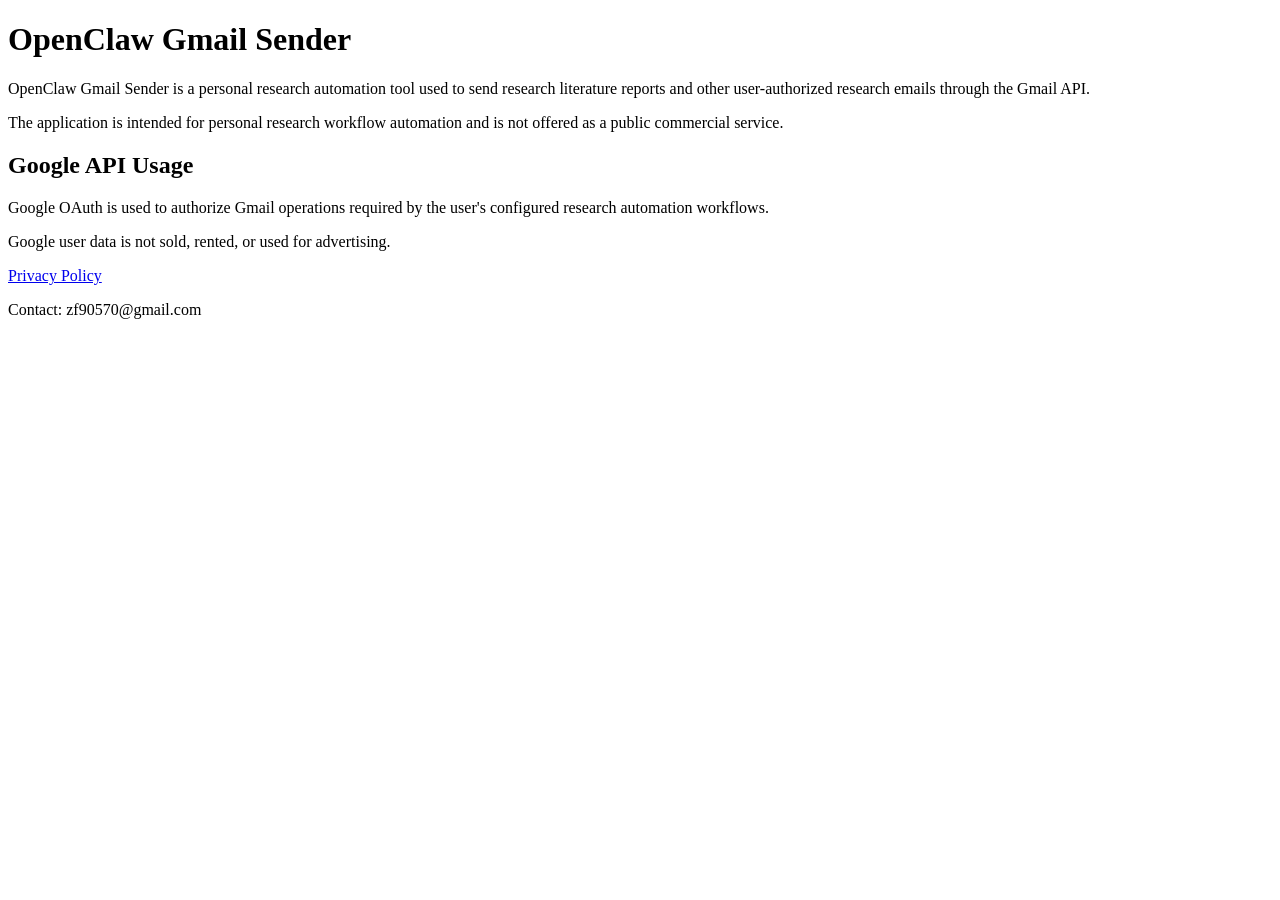
<file: index.html>
<!DOCTYPE html>
<html lang="en">
<head>
    <meta charset="UTF-8">
    <meta name="viewport" content="width=device-width, initial-scale=1.0">
    <title>OpenClaw Gmail Sender</title>
</head>

<body>
    <h1>OpenClaw Gmail Sender</h1>

    <p>
        OpenClaw Gmail Sender is a personal research automation tool
        used to send research literature reports and other
        user-authorized research emails through the Gmail API.
    </p>

    <p>
        The application is intended for personal research workflow
        automation and is not offered as a public commercial service.
    </p>

    <h2>Google API Usage</h2>

    <p>
        Google OAuth is used to authorize Gmail operations required by
        the user's configured research automation workflows.
    </p>

    <p>
        Google user data is not sold, rented, or used for advertising.
    </p>

    <p>
        <a href="/privacy/">Privacy Policy</a>
    </p>

    <p>
        Contact: zf90570@gmail.com
    </p>
</body>
</html>
</file>
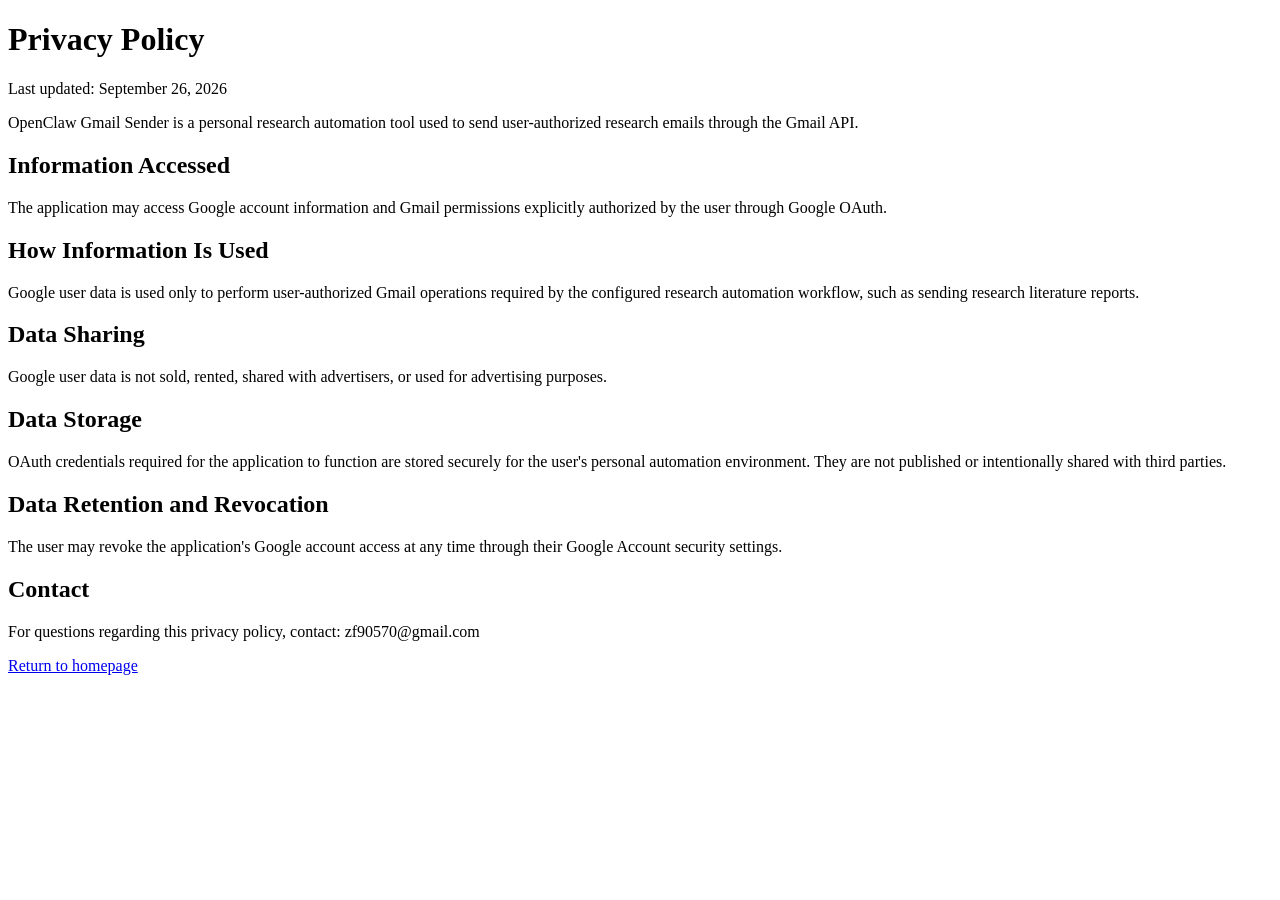
<file: privacy/index.html>
<!DOCTYPE html>
<html lang="en">
<head>
    <meta charset="UTF-8">
    <meta name="viewport" content="width=device-width, initial-scale=1.0">
    <title>Privacy Policy - OpenClaw Gmail Sender</title>
</head>

<body>
    <h1>Privacy Policy</h1>

    <p>Last updated: September 26, 2026</p>

    <p>
        OpenClaw Gmail Sender is a personal research automation tool
        used to send user-authorized research emails through the Gmail API.
    </p>

    <h2>Information Accessed</h2>

    <p>
        The application may access Google account information and Gmail
        permissions explicitly authorized by the user through Google OAuth.
    </p>

    <h2>How Information Is Used</h2>

    <p>
        Google user data is used only to perform user-authorized Gmail
        operations required by the configured research automation workflow,
        such as sending research literature reports.
    </p>

    <h2>Data Sharing</h2>

    <p>
        Google user data is not sold, rented, shared with advertisers,
        or used for advertising purposes.
    </p>

    <h2>Data Storage</h2>

    <p>
        OAuth credentials required for the application to function are
        stored securely for the user's personal automation environment.
        They are not published or intentionally shared with third parties.
    </p>

    <h2>Data Retention and Revocation</h2>

    <p>
        The user may revoke the application's Google account access at any
        time through their Google Account security settings.
    </p>

    <h2>Contact</h2>

    <p>
        For questions regarding this privacy policy, contact:
        zf90570@gmail.com
    </p>

    <p>
        <a href="/">Return to homepage</a>
    </p>
</body>
</html>
</file>
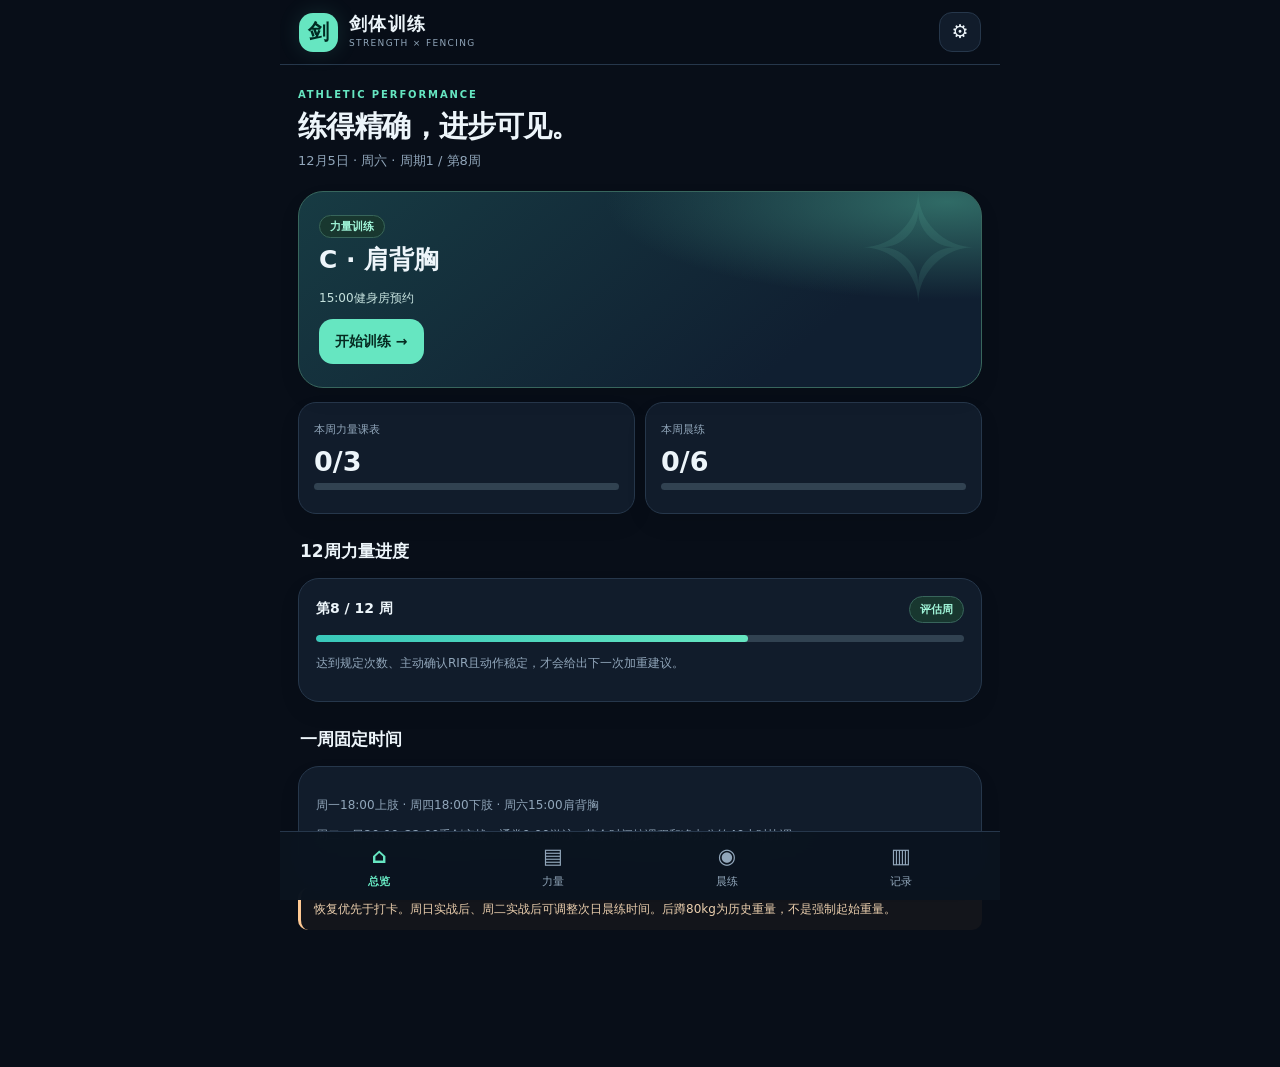
<file: app/src/main/assets/index.html>
<!doctype html><html lang="zh-CN"><head><meta charset="utf-8"><meta name="viewport" content="width=device-width,initial-scale=1,viewport-fit=cover"><meta name="theme-color" content="#080e18"><title>剑体训练 · Athletic Fencing</title><link rel="stylesheet" href="style.css"><link rel="stylesheet" href="final.css"><link rel="stylesheet" href="quality.css"></head><body><div class="app"><header class="header"><div class="brand"><div class="brand-mark">剑</div><div><strong>剑体训练</strong><small>STRENGTH × FENCING</small></div></div><button id="settings-button" class="icon-button" aria-label="设置">⚙</button></header><main id="screen" aria-live="polite"></main><nav class="bottom-nav"><button data-tab="home" class="active"><span class="ico">⌂</span>总览</button><button data-tab="workouts"><span class="ico">▤</span>力量</button><button data-tab="morning"><span class="ico">◉</span>晨练</button><button data-tab="history"><span class="ico">▥</span>记录</button></nav></div><div id="toast" class="toast" role="status"></div><script src="app.js" defer></script><script src="enhance.js" defer></script><script src="quality.js" defer></script></body></html>
</file>
<file: app/src/main/assets/style.css>
:root{color-scheme:dark;--bg:#080e18;--surface:#111c2b;--surface2:#172638;--surface3:#1d3041;--line:#26374b;--muted:#91a6ba;--text:#edf5fa;--accent:#66e6c1;--accent2:#39c8ba;--gold:#ffc993;--danger:#f29597;--radius:21px;font-family:system-ui,-apple-system,"Noto Sans SC","Microsoft YaHei",sans-serif}
*{box-sizing:border-box}html{-webkit-tap-highlight-color:transparent}body{margin:0;color:var(--text);background:var(--bg);font-size:14px;line-height:1.55}button,input,textarea,select{font:inherit}button{cursor:pointer}button:disabled{opacity:.48;cursor:default}input,textarea{outline:none}input:focus,textarea:focus{border-color:var(--accent)!important} .app{max-width:720px;margin:auto;min-height:100dvh;padding-bottom:105px;background:var(--bg)}.header{position:sticky;z-index:20;top:0;padding:calc(12px + env(safe-area-inset-top)) 19px 12px;background:rgba(8,14,24,.95);border-bottom:1px solid var(--line);display:flex;align-items:center;justify-content:space-between;backdrop-filter:blur(16px)}.brand{display:flex;gap:11px;align-items:center}.brand-mark{width:39px;height:39px;display:grid;place-items:center;border-radius:14px;color:#002b23;background:var(--accent);font-size:21px;font-weight:900;box-shadow:0 0 22px #66e6c122}.brand strong{font-size:18px;line-height:1.2;letter-spacing:.07em}.brand small{display:block;color:var(--muted);font-size:9px;letter-spacing:.15em}.icon-button{border:1px solid var(--line);border-radius:13px;background:var(--surface);color:var(--text);height:40px;width:42px;font-size:19px}.screen{padding:22px 18px 32px}.overline{font-size:10px;color:var(--accent);font-weight:900;letter-spacing:.19em}.heading{font-weight:850;font-size:29px;line-height:1.2;letter-spacing:-.03em;margin:6px 0 8px}.subtitle{font-size:13px;color:var(--muted);margin:4px 0 20px}.card{border:1px solid var(--line);background:var(--surface);border-radius:var(--radius);padding:17px;margin:13px 0}.card-soft{background:var(--surface2)}.hero{background:radial-gradient(100% 100% at 95% 5%,#306b66 0%,transparent 50%),linear-gradient(140deg,#173b43,#101f31 75%);border:1px solid #38665d;border-radius:25px;padding:23px 20px;margin:16px 0 14px;position:relative;overflow:hidden}.hero:before{content:'✧';color:#82ebcf18;font-size:150px;position:absolute;right:0;top:-58px}.hero h2{font-size:25px;line-height:1.3;margin:7px 0 8px;position:relative}.hero p{font-size:12px;color:#c5e1dd;position:relative;max-width:330px}.row{display:flex;align-items:center;justify-content:space-between;gap:12px}.column{display:flex;flex-direction:column;gap:4px}.grid2{display:grid;grid-template-columns:1fr 1fr;gap:10px}.metric{background:var(--surface);border:1px solid var(--line);border-radius:18px;padding:15px;min-height:112px}.metric .value{font-size:27px;font-weight:850;line-height:1.3;margin:4px 0}.metric small{color:var(--muted);font-size:11px}.muted{color:var(--muted)}.tiny{font-size:11px}.small{font-size:12px}.chip{border:1px solid #38655b;background:#18372f;color:#a0f5d8;padding:4px 10px;border-radius:100px;font-size:11px;font-weight:760;white-space:nowrap}.chip.warn{border-color:#62543d;background:#3b3024;color:var(--gold)}.chip.grey{border-color:var(--line);background:var(--surface2);color:var(--muted)}.btn{border:0;border-radius:14px;padding:11px 16px;min-height:45px;background:var(--accent);color:#052920;font-weight:800;display:inline-flex;align-items:center;justify-content:center;gap:7px;text-align:center}.btn.secondary{border:1px solid #486172;background:var(--surface2);color:var(--text)}.btn.outline{border:1px solid #498e7e;background:transparent;color:var(--accent)}.btn.danger{background:#522a32;color:#ffc8cc}.btn.small{padding:7px 11px;font-size:12px;min-height:35px;border-radius:11px}.btn.full{width:100%}.section-head{display:flex;align-items:center;justify-content:space-between;margin:24px 2px 12px}.section-head h2{font-size:17px;margin:0}.section-head span{font-size:12px;color:var(--muted)}.progress{width:100%;height:7px;background:#314251;border-radius:20px;overflow:hidden}.progress >i{display:block;height:100%;background:linear-gradient(90deg,var(--accent2),var(--accent));border-radius:20px;transition:width .22s}.weekstrip{display:grid;grid-template-columns:repeat(7,1fr);gap:5px}.weekday{padding:9px 2px 8px;border-radius:14px;text-align:center;background:var(--surface);border:1px solid var(--line)}.weekday.today{border-color:var(--accent);background:#19382f}.weekday strong{display:block;font-size:11px}.weekday small{color:var(--muted);font-size:10px}.weekday .point{display:block;color:var(--accent);font-size:18px;height:25px;font-weight:800}.notice{font-size:12px;padding:12px 13px;border-left:3px solid var(--gold);background:#3c302637;border-radius:10px;color:#ebcfae}.list-row{padding:14px 0;border-bottom:1px solid var(--line)}.list-row:last-child{border-bottom:0}.list-row strong{font-size:15px}.list-row small{display:block;color:var(--muted);font-size:12px;margin:3px 0}.badge-num{background:var(--surface3);color:var(--muted);font-size:11px;padding:4px 8px;border-radius:9px;font-weight:800;margin-right:6px}.tabs{display:flex;gap:6px;overflow-x:auto;scrollbar-width:none;padding:4px 0}.tabs button{background:var(--surface);border:1px solid var(--line);border-radius:12px;color:var(--muted);white-space:nowrap;padding:9px 13px;font-size:12px;font-weight:700}.tabs button.selected{background:#1b413a;color:var(--accent);border-color:#3b8777}.sethead,.setrow{display:grid;grid-template-columns:24px minmax(0,1fr) minmax(0,1fr) 53px 42px;gap:7px;align-items:center}.sethead{font-size:10px;color:var(--muted);text-align:center;margin:12px 0 4px}.setrow{margin:7px 0}.setrow input{min-width:0;width:100%;border:1px solid #355064;background:#0b1827;color:var(--text);border-radius:11px;text-align:center;height:43px;padding:6px 2px;font-size:16px;font-variant-numeric:tabular-nums}.setrow span{text-align:center;color:var(--muted);font-weight:700}.checkset{width:41px;height:42px;border:1px solid #547285;background:#1d3140;border-radius:12px;color:var(--muted);font-size:21px}.checkset.done{background:var(--accent);color:#052920;border-color:var(--accent)}.setrow.done input{border-color:#377666;background:#102b2a}.exercise-card{padding:16px;margin:12px 0}.exercise-card h3{font-size:17px;margin:2px 0 6px}.exercise-card p{font-size:12px;color:var(--muted);margin:6px 0}.live-top{padding:14px 16px;border:1px solid #39635a;background:#16332e;border-radius:19px;margin:12px 0}.live-top strong{font-size:17px}.action-bar{position:sticky;bottom:calc(87px + env(safe-area-inset-bottom));z-index:11;display:flex;gap:9px;border-radius:17px;background:rgba(8,14,24,.96);border:1px solid var(--line);padding:10px;box-shadow:0 0 28px #0008}.action-bar .btn{flex:1}.action-bar .btn.secondary{flex:0.6}.routine{display:flex;gap:12px;align-items:flex-start;padding:14px 0;border-bottom:1px solid var(--line)}.routine:last-child{border:0}.routine input{flex:0 0 auto;accent-color:var(--accent);width:22px;height:22px;margin:1px 0}.routine strong{font-size:14px}.routine small{display:block;color:var(--muted);font-size:12px;margin-top:3px}.routine.checked strong{text-decoration:line-through;color:var(--muted)}.textarea,input[type=date],input[type=text]{border:1px solid #405568;background:#0c1826;border-radius:12px;color:var(--text);padding:11px;width:100%}.textarea{min-height:70px;resize:vertical}.chart{height:136px;display:flex;gap:8px;align-items:end;justify-content:flex-start;padding:12px 2px 2px}.barcol{min-width:30px;max-width:62px;flex:1;display:flex;flex-direction:column;align-items:center;justify-content:end;gap:5px;height:100%}.barcol b{font-size:10px;white-space:nowrap}.barcol i{display:block;width:100%;background:linear-gradient(180deg,#79f3d1,#2f8b83);border-radius:8px 8px 2px 2px;min-height:4px}.barcol small{font-size:9px;color:var(--muted)}.entry{padding:13px 0;border-bottom:1px solid var(--line)}.entry:last-child{border:0}.entry .detail{font-size:12px;color:var(--muted);margin-top:3px}.timer{position:fixed;bottom:calc(92px + env(safe-area-inset-bottom));right:max(calc((100vw - 700px)/2 + 18px),18px);z-index:25;background:#1e5044;border:1px solid #6edbbc;color:#edfff9;border-radius:17px;display:flex;align-items:center;gap:10px;padding:9px 12px;box-shadow:0 10px 30px #0009}.timer b{font-size:18px;font-variant-numeric:tabular-nums}.timer button{border:0;background:#387567;color:#fff;border-radius:9px;padding:5px 9px}.toast{position:fixed;bottom:calc(96px + env(safe-area-inset-bottom));left:50%;transform:translate(-50%,12px);background:#caffe5;color:#0a3026;padding:11px 17px;border-radius:13px;font-weight:750;opacity:0;z-index:50;transition:opacity .2s,transform .2s;pointer-events:none;min-width:160px;text-align:center}.toast.visible{opacity:1;transform:translate(-50%,0)}.bottom-nav{position:fixed;z-index:24;bottom:0;left:0;right:0;max-width:720px;margin:auto;background:rgba(11,20,31,.97);backdrop-filter:blur(18px);border-top:1px solid var(--line);display:grid;grid-template-columns:repeat(4,1fr);padding:9px 12px calc(10px + env(safe-area-inset-bottom))}.bottom-nav button{color:var(--muted);background:transparent;border:0;font-size:11px;display:grid;gap:2px;place-items:center;padding:0}.bottom-nav button.active{color:var(--accent);font-weight:850}.bottom-nav .ico{font-size:21px;line-height:1.45}.hidden{display:none!important}.empty{text-align:center;padding:32px 10px;color:var(--muted)}.settings-group{padding:13px 0;border-bottom:1px solid var(--line)}.settings-group:last-child{border:0}.settings-group p{font-size:12px;color:var(--muted);margin:7px 0}.stagger{display:flex;gap:8px;flex-wrap:wrap}.sep{border:0;border-top:1px solid var(--line);margin:16px 0}
@media(max-width:350px){.screen{padding:16px 11px}.card{padding:13px}.sethead,.setrow{grid-template-columns:21px repeat(2,minmax(0,1fr)) 49px 36px;gap:3px}.checkset{width:36px}.heading{font-size:25px}}
</file>
<file: app/src/main/assets/final.css>
.technique{margin:10px 0;background:#16303b;border:1px solid #2d4b57;border-radius:11px;padding:9px 11px}.technique summary{font-size:12px;font-weight:750;color:#a2efd8;cursor:pointer}.technique p{font-size:12px;line-height:1.6;margin:7px 0 0}.measure-grid{display:grid;grid-template-columns:1fr 1fr;gap:10px;margin:14px 0}.measure-grid label{color:var(--muted);font-size:12px}.measure-grid input,.measure-grid select,#session-date{width:100%;background:#0b1824;color:var(--text);border:1px solid #425d6b;border-radius:11px;padding:10px;margin:6px 0;min-height:43px}.measure-grid select{appearance:auto}.history-link{background:transparent;color:var(--text);border:0;text-align:left;flex:1;min-width:0}.entry.row{display:flex;gap:6px;align-items:center}.icon-button{cursor:pointer}.metric .value{font-variant-numeric:tabular-nums}.textarea{margin:9px 0}.hero,.card,.metric{box-shadow:0 10px 22px rgba(0,0,0,.07)}.setrow input{font-variant-numeric:tabular-nums}.setrow input::placeholder{color:#65808a}.setrow input:focus,.measure-grid input:focus{border-color:#92eed2}.chip.warn{background:#52422d;border-color:#947f52;color:#ffdc99}#session-date{width:100%}button:focus-visible{outline:2px solid #98edcf;outline-offset:2px}.routine input{accent-color:#8de7c9}.btn:active,.checkset:active{transform:scale(.97)}.weekstrip{overflow:visible}.btn.full{width:100%}
</file>
<file: app/src/main/assets/quality.css>
.quality-summary{border-color:#3e7567;background:linear-gradient(145deg,#12382e,#111e2d)}
.quality-grid{display:grid;grid-template-columns:1fr 1fr;gap:12px;margin-top:13px}.quality-grid>div{padding:12px;background:#13272c;border-radius:14px}.quality-grid small{display:block;color:var(--muted);font-size:10px}.quality-grid b{display:block;color:var(--accent);font-variant-numeric:tabular-nums;font-size:25px;margin-top:3px}
.quality-shortcuts{display:flex;flex-wrap:wrap;align-items:center;gap:7px;margin:12px 0}.quality-shortcuts .btn{min-height:37px}.quality-select{width:100%;min-height:44px;padding:10px;background:#0e1d2b;color:var(--text);border:1px solid #426072;border-radius:12px}
.setrow input[type=checkbox]{height:28px;accent-color:var(--accent);border:0;width:100%}
@media(max-width:400px){.quality-shortcuts{gap:4px}.quality-shortcuts .btn{padding:7px 9px}}
</file>
